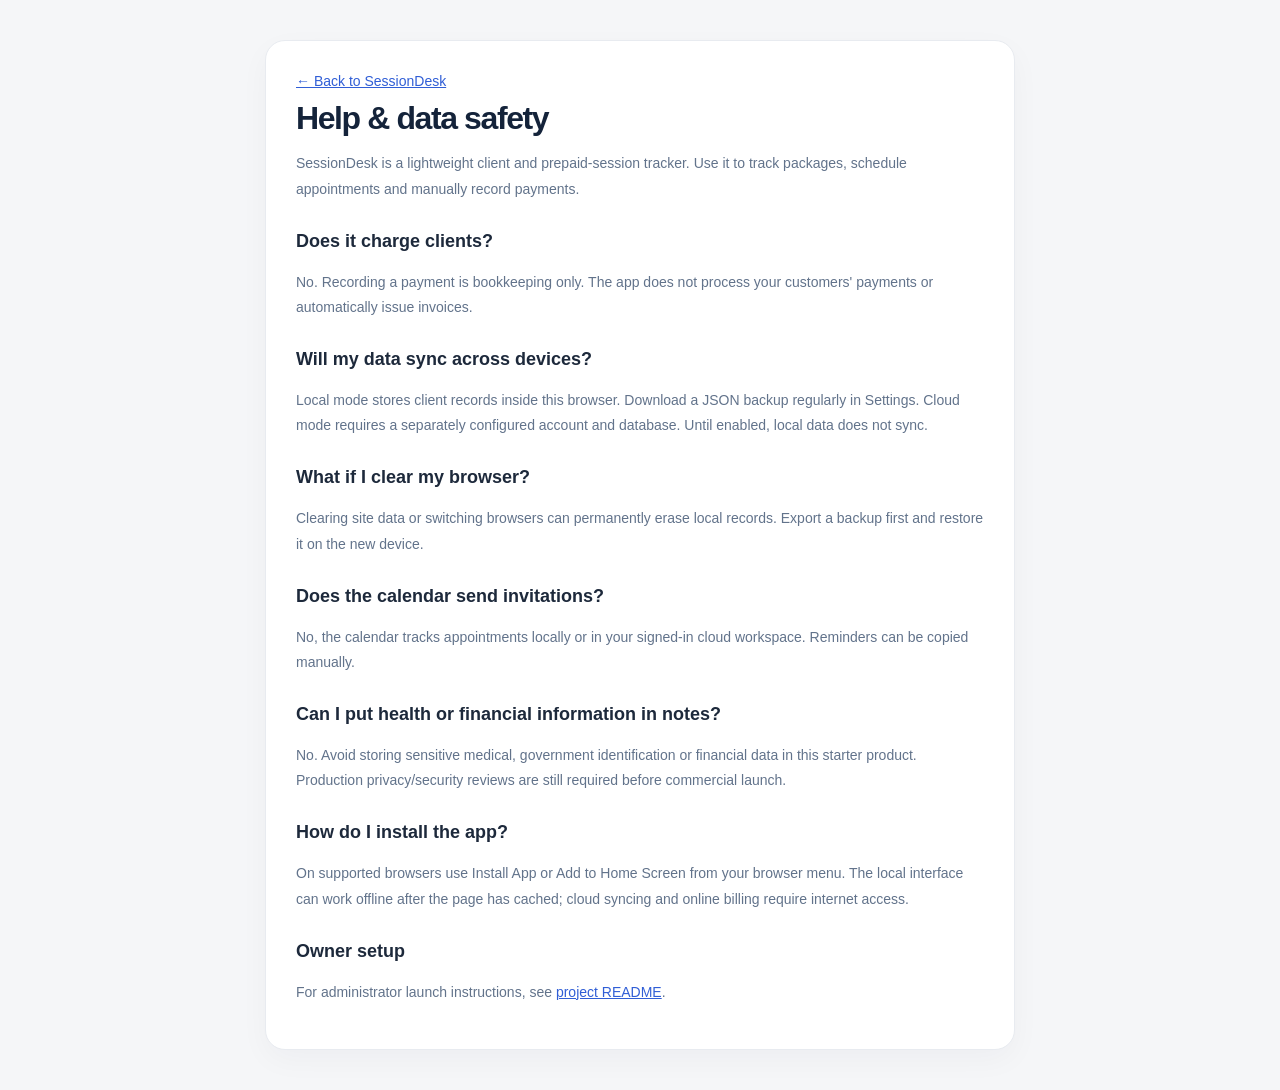
<file: help.html>
<!doctype html><html lang="en"><head><meta charset="utf-8"><meta name="viewport" content="width=device-width,initial-scale=1"><title>Help & data safety · SessionDesk</title><link rel="stylesheet" href="/assets/app.css"><style>body{padding:40px 18px}.content{max-width:750px;margin:auto;padding:30px}h1{font-size:32px}h2{font-size:18px;margin-top:26px}p,li{line-height:1.8;color:#62738b}a{color:#305ed6;text-decoration:underline}</style></head><body><main class="card content"><a href="/">← Back to SessionDesk</a><h1>Help & data safety</h1><p>SessionDesk is a lightweight client and prepaid-session tracker. Use it to track packages, schedule appointments and manually record payments.</p><h2>Does it charge clients?</h2><p>No. Recording a payment is bookkeeping only. The app does not process your customers' payments or automatically issue invoices.</p><h2>Will my data sync across devices?</h2><p>Local mode stores client records inside this browser. Download a JSON backup regularly in Settings. Cloud mode requires a separately configured account and database. Until enabled, local data does not sync.</p><h2>What if I clear my browser?</h2><p>Clearing site data or switching browsers can permanently erase local records. Export a backup first and restore it on the new device.</p><h2>Does the calendar send invitations?</h2><p>No, the calendar tracks appointments locally or in your signed-in cloud workspace. Reminders can be copied manually.</p><h2>Can I put health or financial information in notes?</h2><p>No. Avoid storing sensitive medical, government identification or financial data in this starter product. Production privacy/security reviews are still required before commercial launch.</p><h2>How do I install the app?</h2><p>On supported browsers use Install App or Add to Home Screen from your browser menu. The local interface can work offline after the page has cached; cloud syncing and online billing require internet access.</p><h2>Owner setup</h2><p>For administrator launch instructions, see <a href="https://github.com/Pevans28/sessiondesk-app/blob/feature/cloud-saas-foundation/README.md" rel="noopener" target="_blank">project README</a>.</p></main></body></html>
</file>
<file: assets/app.css>
:root{--bg:#f5f6f8;--card:#fff;--ink:#1d293b;--sub:#738095;--line:#e8ebf0;--nav:#101b2b;--mint:#baf5d3;--accent:#325be9;--accent-soft:#eaf0ff;--green:#16845e;--amber:#bd7b26;--red:#bc4b58;--shadow:0 10px 30px rgba(22,36,60,.035);--radius:20px}
*{box-sizing:border-box}
[hidden]{display:none!important}
html{scroll-behavior:smooth}
body{margin:0;background:var(--bg);color:var(--ink);font:14px/1.5 Inter,ui-sans-serif,-apple-system,BlinkMacSystemFont,"Segoe UI",sans-serif;min-height:100vh}
button,input,select,textarea{font:inherit}button{cursor:pointer}button:disabled{opacity:.48;cursor:not-allowed}
a{color:inherit;text-decoration:none}
svg{display:block;flex:none}
button:focus-visible,input:focus-visible,select:focus-visible,textarea:focus-visible,a:focus-visible{outline:3px solid #a5befc;outline-offset:3px}
.layout{display:flex;min-height:100vh}
.sidebar{background:var(--nav);color:#e7eef8;width:256px;flex:none;position:sticky;top:0;height:100vh;display:flex;flex-direction:column;padding:29px 17px 17px;z-index:20}
.logo{display:flex;align-items:center;gap:12px;padding:0 13px 31px;font-size:21px;font-weight:820;letter-spacing:-.85px;color:#fff}
.logo-mark{height:37px;width:37px;display:grid;place-items:center;border-radius:12px;background:var(--mint);color:#0e2730;font-size:22px;font-weight:900;box-shadow:inset 0 -2px 0 #75cda2}
.nav-label{color:#6e8099;font-size:10px;letter-spacing:2px;font-weight:800;text-transform:uppercase;margin:12px 15px}
.nav-link{display:flex;align-items:center;gap:12px;border:1px solid transparent;color:#96a7bd;background:transparent;border-radius:12px;padding:12px 14px;width:100%;text-align:left;font-size:13px;font-weight:650;margin:2px 0}
.nav-link:hover{color:#e7effa;background:#1a293e}
.nav-link.active{background:#263752;color:#fff;border-color:#30435d}
.nav-link.active svg{color:#bdf0d2}
.nav-link svg{width:19px;height:19px}
.nav-link .count{margin-left:auto;background:#39465b;padding:1px 7px;border-radius:12px;font-size:10px;color:#fff}
.side-bottom{margin-top:auto}
.side-card{background:linear-gradient(145deg,#21344b,#19283d);border:1px solid #2d4560;padding:17px;border-radius:17px;margin:12px 4px}
.side-card .tiny-label{color:#9fdcb7;font-size:10px;letter-spacing:1.4px;font-weight:750;text-transform:uppercase}
.side-card strong{display:block;font-size:15px;margin:6px 0}
.side-card p{font-size:12px;color:#a5b5c8;margin:0 0 13px}
.side-card button{background:#b9f4d3;color:#163027;border:0;padding:10px 12px;border-radius:10px;font-size:12px;font-weight:800;width:100%}
.side-footer{padding:13px 11px 0;color:#7990aa;font-size:11px}
.workspace{min-width:0;flex:1}
.topbar{height:79px;background:rgba(255,255,255,.92);backdrop-filter:blur(12px);border-bottom:1px solid var(--line);display:flex;align-items:center;justify-content:space-between;gap:18px;padding:0 clamp(18px,3.3vw,49px);position:sticky;top:0;z-index:10}
.breadcrumb{font-size:12px;font-weight:780;letter-spacing:.4px;color:#56667a;text-transform:uppercase;display:flex;align-items:center;gap:8px}
.top-actions{display:flex;align-items:center;gap:10px}
.privacy-dot{display:inline-flex;align-items:center;gap:7px;color:#667892;font-size:11px;font-weight:600;white-space:nowrap}
.privacy-dot:before{content:"";height:7px;width:7px;background:#28b286;border-radius:100%}
.user-button{height:36px;min-width:36px;border-radius:12px;display:grid;place-items:center;background:#e9efff;color:#3154b7;font-weight:850;padding:0 10px;border:1px solid #dce6fb;font-size:13px}
.menu-button{display:none}
.btn{border:1px solid var(--line);border-radius:11px;padding:10px 14px;background:#fff;color:#22314a;font-weight:760;font-size:12px;display:inline-flex;align-items:center;justify-content:center;gap:8px;min-height:38px;white-space:nowrap;transition:transform .12s,box-shadow .12s}
.btn:hover:not(:disabled){transform:translateY(-1px);box-shadow:0 7px 13px #1f344613}
.btn svg{width:16px;height:16px}
.btn.blue{background:var(--accent);color:#fff;border-color:var(--accent)}
.btn.mint{background:var(--mint);border-color:var(--mint);color:#123728}
.btn.ghost{background:transparent}
.btn.danger{background:#fff3f3;color:#b13e4c;border-color:#f8d5d8}
.btn.small{padding:7px 10px;min-height:31px;font-size:11px;border-radius:9px}
.btn.very-small{padding:6px 9px;min-height:28px;font-size:11px}
.main{max-width:1440px;margin:0 auto;padding:35px clamp(18px,3.3vw,49px) 60px}
.page-title{display:flex;align-items:flex-end;justify-content:space-between;gap:15px;flex-wrap:wrap;margin-bottom:26px}
.page-title .eyebrow{font-size:10px;letter-spacing:2px;text-transform:uppercase;color:#6b8a9d;font-weight:850}
h1{font-size:clamp(28px,3.4vw,38px);font-weight:820;letter-spacing:-1.4px;line-height:1.17;margin:8px 0 7px;color:#14233a}
.page-title p{color:#8793a5;margin:0;font-size:13px}
.actions{display:flex;gap:9px;flex-wrap:wrap;align-items:center}
.grid{display:grid;gap:16px}
.kpis{grid-template-columns:repeat(4,minmax(0,1fr));margin-bottom:20px}
.card{background:var(--card);border:1px solid var(--line);border-radius:var(--radius);box-shadow:var(--shadow);min-width:0}
.metric{padding:21px 22px;position:relative;overflow:hidden}
.metric .icon-box{height:34px;width:34px;border-radius:10px;display:grid;place-items:center;background:#edf2ff;color:#4163e5}
.metric .icon-box svg{height:18px;width:18px}
.metric .label{font-size:12px;color:#7c8a9e;font-weight:640;margin-top:15px}
.metric strong{display:block;font-size:32px;letter-spacing:-1.25px;font-weight:800;color:#15233a;line-height:1.22;margin-top:5px}
.metric .meta{font-size:11px;color:#9aa5b6;margin-top:5px}
.metric.mint .icon-box{background:#e5f8ed;color:#19845d}
.metric.gold .icon-box{background:#fff5e8;color:#b37a2b}
.metric.rose .icon-box{background:#fff0f0;color:#c45c6c}
.split{display:grid;grid-template-columns:minmax(0,1.6fr) minmax(290px,1fr);gap:17px;margin-bottom:20px}
.panel{padding:23px}
.panel-heading{display:flex;justify-content:space-between;align-items:center;gap:12px;margin-bottom:19px}
.panel-heading h2{margin:0;font-size:16px;letter-spacing:-.45px}
.panel-heading p{margin:5px 0 0;color:var(--sub);font-size:12px}
.link-button{background:transparent;border:0;padding:0;color:#305cd4;font-weight:730;font-size:12px}
.bar-chart{height:183px;display:flex;gap:14px;align-items:stretch;padding:12px 6px 0}
.bar-slot{min-width:0;display:flex;flex:1;flex-direction:column;align-items:center;gap:7px;color:#8b98aa;font-size:11px}
.bar-slot .bar-area{height:139px;width:100%;display:flex;align-items:flex-end;justify-content:center;border-bottom:1px solid var(--line)}
.bar{background:linear-gradient(180deg,#7895f9,#365ce5);border-radius:8px 8px 2px 2px;width:min(38px,70%);min-height:3px;transition:height .35s}
.bar-slot.today .bar{background:linear-gradient(180deg,#baf2d1,#56c998)}
.bar-slot.today .day{color:#25446d;font-weight:850}
.mini-list{display:flex;flex-direction:column;gap:0}
.list-row{padding:13px 0;border-bottom:1px solid #eff1f5;display:flex;align-items:center;gap:11px;min-width:0}
.list-row:last-child{border-bottom:0}
.avatar{width:37px;height:37px;display:grid;place-items:center;border-radius:11px;background:#ebefff;color:#355cc6;font-weight:820;font-size:11px;flex:none}
.avatar.green{background:#e5f8ed;color:#158058}.avatar.orange{background:#fff4e8;color:#bb7c26}
.grow{flex:1;min-width:0}
.row-title{font-size:12px;font-weight:790;white-space:nowrap;overflow:hidden;text-overflow:ellipsis}
.row-sub{font-size:11px;color:#96a2b2;margin-top:2px;white-space:nowrap;overflow:hidden;text-overflow:ellipsis}
.row-trail{font-size:11px;color:#8190a6;text-align:right;white-space:nowrap}
.pill{display:inline-flex;align-items:center;border-radius:20px;background:#e8f8ee;color:#21865b;font-size:10px;font-weight:850;padding:5px 9px}
.pill.warning{background:#fff1df;color:#ad7124}
.pill.bad{background:#ffecef;color:#b54856}
.pill.muted{background:#eff2f6;color:#728096}
.pill.blue{background:#edf2ff;color:#4266d6}
.notice{background:#f0f5ff;border:1px solid #e4ebfb;border-radius:13px;color:#61738b;padding:14px 16px;font-size:12px;line-height:1.65}
.notice strong{color:#294466}
.empty{padding:48px 22px;text-align:center;color:#8290a4}
.empty-emoji{width:55px;height:55px;background:#edf2ff;color:#385dde;border-radius:17px;display:grid;place-items:center;margin:0 auto 13px}
.empty h3{color:#243149;margin:0 0 7px;font-size:15px}
.empty p{font-size:12px;max-width:290px;margin:0 auto 16px}
.empty .btn{margin:auto}
.toolbar{display:flex;gap:10px;align-items:center;justify-content:space-between;flex-wrap:wrap;margin-bottom:16px}
.field-search{flex:1;position:relative;min-width:200px}
.field-search svg{width:17px;height:17px;position:absolute;top:12px;left:12px;color:#9da7b6}
.field-search input{padding-left:38px}
.input,select,textarea{background:#fff;border:1px solid #e0e6ee;border-radius:11px;padding:10px 12px;width:100%;color:#263650;outline:none;min-height:41px}
.input:focus,select:focus,textarea:focus{border-color:#7290ec;box-shadow:0 0 0 3px #e7edff}
select{width:auto;min-width:145px}
textarea{resize:vertical;min-height:88px}
.table-wrap{overflow:auto;border-radius:var(--radius)}
.table{width:100%;border-collapse:collapse}
.table th{text-align:left;font-weight:700;color:#94a0b1;font-size:10px;letter-spacing:.8px;text-transform:uppercase;background:#fbfcfd;padding:16px}
.table td{padding:14px 16px;border-top:1px solid #eff1f5;vertical-align:middle}
.table td:first-child{min-width:180px}
.table td:last-child{white-space:nowrap;text-align:right}
.table th:last-child{text-align:right}
.table .name-cell{display:flex;align-items:center;gap:11px}
.table .name-cell strong{font-size:12px;display:block}
.table .name-cell small{font-size:11px;color:#99a5b5;display:block}
.progress{background:#e9edf4;height:6px;border-radius:9px;overflow:hidden;margin-top:7px;min-width:72px}
.progress span{height:100%;display:block;background:#3d67ed;border-radius:9px}
.progress span.warn{background:#e2a747}
.progress span.bad{background:#e56977}
.client-cards{display:none;gap:11px}
.client-card{padding:17px}
.client-card .cc-top{display:flex;align-items:center;gap:11px}
.client-card .cc-main{display:flex;align-items:flex-end;justify-content:space-between;gap:10px;margin:16px 0}
.client-card .cc-main strong{font-size:28px;line-height:1}
.client-card .cc-actions{display:flex;gap:9px;margin-top:16px}
.client-card .cc-actions button{flex:1}
.calendar-layout{display:grid;grid-template-columns:minmax(0,1.7fr) minmax(260px,.9fr);gap:17px}
.calendar-head{display:flex;justify-content:space-between;align-items:center;margin-bottom:17px}
.calendar-head h2{font-size:18px;letter-spacing:-.4px;margin:0}
.cal-week,.cal-days{display:grid;grid-template-columns:repeat(7,minmax(0,1fr));gap:6px}
.cal-week div{text-align:center;padding:4px 0 11px;color:#9aa5b6;font-size:10px;font-weight:800}
.cal-day{display:flex;flex-direction:column;align-items:flex-start;gap:5px;border:1px solid transparent;border-radius:11px;background:#f8fafc;min-height:78px;padding:11px;text-align:left;color:#344058}
.cal-day:hover{background:#ecf2ff}
.cal-day.blank{background:transparent}
.cal-day.selected{border-color:#7392ed;background:#ebf1ff}
.cal-day.today .num{background:#315ce8;color:white;padding:3px 7px;border-radius:8px}
.cal-day .num{font-size:12px;font-weight:780}
.cal-day .dots{display:flex;gap:3px;flex-wrap:wrap}
.cal-day .dots span{background:#6b8be9;width:5px;height:5px;border-radius:100%}
.appt-list{display:grid;gap:9px}
.appt{border:1px solid #e8ecf2;border-radius:13px;padding:12px;display:flex;gap:9px;align-items:flex-start}
.appt-time{background:#edf2ff;border-radius:9px;color:#4467bd;padding:7px 8px;font-size:11px;font-weight:840;white-space:nowrap}
.appt .note{color:#8795a8;font-size:11px}
.stack{display:grid;gap:17px}
.stat-inline{display:flex;gap:20px;flex-wrap:wrap;margin-bottom:18px}
.stat-inline strong{font-size:22px;display:block}
.stat-inline span{font-size:11px;color:var(--sub)}
.entry{padding:15px 0;border-bottom:1px solid #ecf0f4;display:flex;gap:12px}
.entry:last-child{border-bottom:0}
.entry .datebox{height:42px;width:42px;background:#f0f4fa;border-radius:11px;display:flex;flex-direction:column;align-items:center;justify-content:center}
.entry .datebox strong{font-size:15px}.entry .datebox small{font-size:9px;font-weight:800;color:#8c98a9;text-transform:uppercase}
.settings-layout{display:grid;grid-template-columns:minmax(0,1.3fr) minmax(280px,1fr);gap:17px}
.form-grid{display:grid;grid-template-columns:repeat(2,minmax(0,1fr));gap:16px}
.field{display:flex;flex-direction:column;gap:7px;min-width:0}
.field.full{grid-column:1/-1}
.field label{font-size:11px;color:#64758d;font-weight:760}
.field small{font-size:10px;color:#8999aa}
.field select{width:100%}
.check{display:flex;align-items:center;gap:9px;font-size:12px;color:#66768d}
.check input{accent-color:#3d67ed}
.dialog{border:0;border-radius:21px;padding:0;box-shadow:0 30px 80px #11243c45;width:min(520px,calc(100vw - 26px));max-height:calc(100vh - 30px);overflow:auto;color:var(--ink)}
.dialog::backdrop{background:rgba(15,26,45,.65);backdrop-filter:blur(4px)}
.dialog.wide{width:min(680px,calc(100vw - 26px))}
.modal-header{padding:20px 23px 17px;border-bottom:1px solid var(--line);display:flex;align-items:flex-start;justify-content:space-between;gap:12px}
.modal-header h2{font-size:20px;letter-spacing:-.6px;margin:0}
.modal-header p{font-size:12px;color:var(--sub);margin:5px 0 0}
.modal-close{border:0;background:#f0f3f7;border-radius:9px;font-size:22px;line-height:1;width:32px;height:32px;color:#64758a}
.modal-body{padding:23px}
.modal-actions{border-top:1px solid var(--line);display:flex;justify-content:flex-end;gap:9px;margin-top:21px;padding-top:17px}
.detail-head{display:flex;align-items:center;gap:14px;padding-bottom:17px;border-bottom:1px solid var(--line)}
.detail-head .avatar{height:55px;width:55px;font-size:15px}
.detail-head h3{margin:0;font-size:18px}.detail-head p{margin:3px 0 0;color:var(--sub);font-size:12px}
.detail-stats{display:grid;grid-template-columns:repeat(3,1fr);gap:12px;margin:18px 0}
.detail-stat{border:1px solid var(--line);border-radius:12px;padding:12px}.detail-stat strong{font-size:19px;display:block}.detail-stat small{color:var(--sub);font-size:10px}
.detail-actions{display:flex;gap:7px;flex-wrap:wrap;margin:14px 0 22px}
.detail-actions .btn{flex:1}
.detail-notes{white-space:pre-wrap;color:#62758d;font-size:12px;border-radius:12px;background:#f5f7fb;padding:12px;overflow-wrap:anywhere}
.floating-toast{position:fixed;bottom:23px;right:22px;z-index:200;background:#182b43;color:#fff;border-radius:13px;padding:12px 17px;box-shadow:0 15px 35px #14223945;font-size:12px;font-weight:650;opacity:0;transform:translateY(15px);pointer-events:none;transition:.2s;max-width:min(360px,calc(100vw - 36px))}
.floating-toast.show{opacity:1;transform:translateY(0)}
.app-foot{font-size:11px;color:#9aa6b6;margin-top:31px;display:flex;justify-content:space-between;gap:12px;flex-wrap:wrap}
.app-foot a{color:#607492}
.mobile-shade{display:none}
.accountHelper{background:#edf4ff;border:1px solid #e2ebfb;border-radius:12px;padding:12px;color:#62738b;font-size:12px;line-height:1.6;margin:0 0 17px}
.accountButtons{display:flex;gap:9px;flex-wrap:wrap;margin-top:14px}
.accountButtons button{flex:1}
#accountMessage{color:#64748b;font-size:12px;line-height:1.5;min-height:20px;margin:15px 0 0;overflow-wrap:anywhere}
@media(max-width:1190px){.sidebar{width:223px}.main{padding-left:25px;padding-right:25px}.topbar{padding-left:25px;padding-right:25px}.kpis{grid-template-columns:repeat(2,minmax(0,1fr))}.split{grid-template-columns:minmax(0,1.3fr) minmax(270px,1fr)}}
@media(max-width:850px){.sidebar{position:fixed;left:0;transform:translateX(-100%);transition:transform .22s;box-shadow:0 10px 40px #101e2840}.sidebar.open{transform:translateX(0)}.mobile-shade.show{display:block;position:fixed;inset:0;background:#0d1b2a6b;z-index:18}.menu-button{display:grid;place-items:center;border:1px solid var(--line);background:#fff;border-radius:10px;height:36px;width:36px}.topbar{height:70px}.split,.calendar-layout,.settings-layout{grid-template-columns:1fr}.privacy-dot{display:none}}
@media(max-width:650px){.main{padding:23px 15px 50px}.topbar{padding:0 15px}.top-actions{gap:7px}.kpis{gap:9px}.metric{padding:17px}.metric strong{font-size:27px}.metric .label{font-size:11px}.page-title{align-items:flex-start}.page-title h1{font-size:29px}.page-title p{font-size:12px}.panel{padding:17px}.table-wrap{display:none}.client-cards{display:grid}.cal-day{min-height:56px;padding:7px}.cal-day .num{font-size:10px}.cal-week,.cal-days{gap:3px}.form-grid{grid-template-columns:1fr}.field.full{grid-column:auto}.dialog .form-grid{grid-template-columns:1fr 1fr}.dialog .field.full{grid-column:1/-1}.bar-chart{gap:8px}.row-trail{white-space:normal}.btn{padding:9px 11px}.actions{width:100%}.app-foot{margin-bottom:12px}}
@media(max-width:390px){.dialog .form-grid{grid-template-columns:1fr}.logo{font-size:19px}.kpis .metric strong{font-size:24px}.topbar .btn.mint{padding:9px}.topbar .privacy-dot{display:none}}
@media(prefers-reduced-motion:reduce){*,*:before,*:after{scroll-behavior:auto!important;transition:none!important}}
</file>
